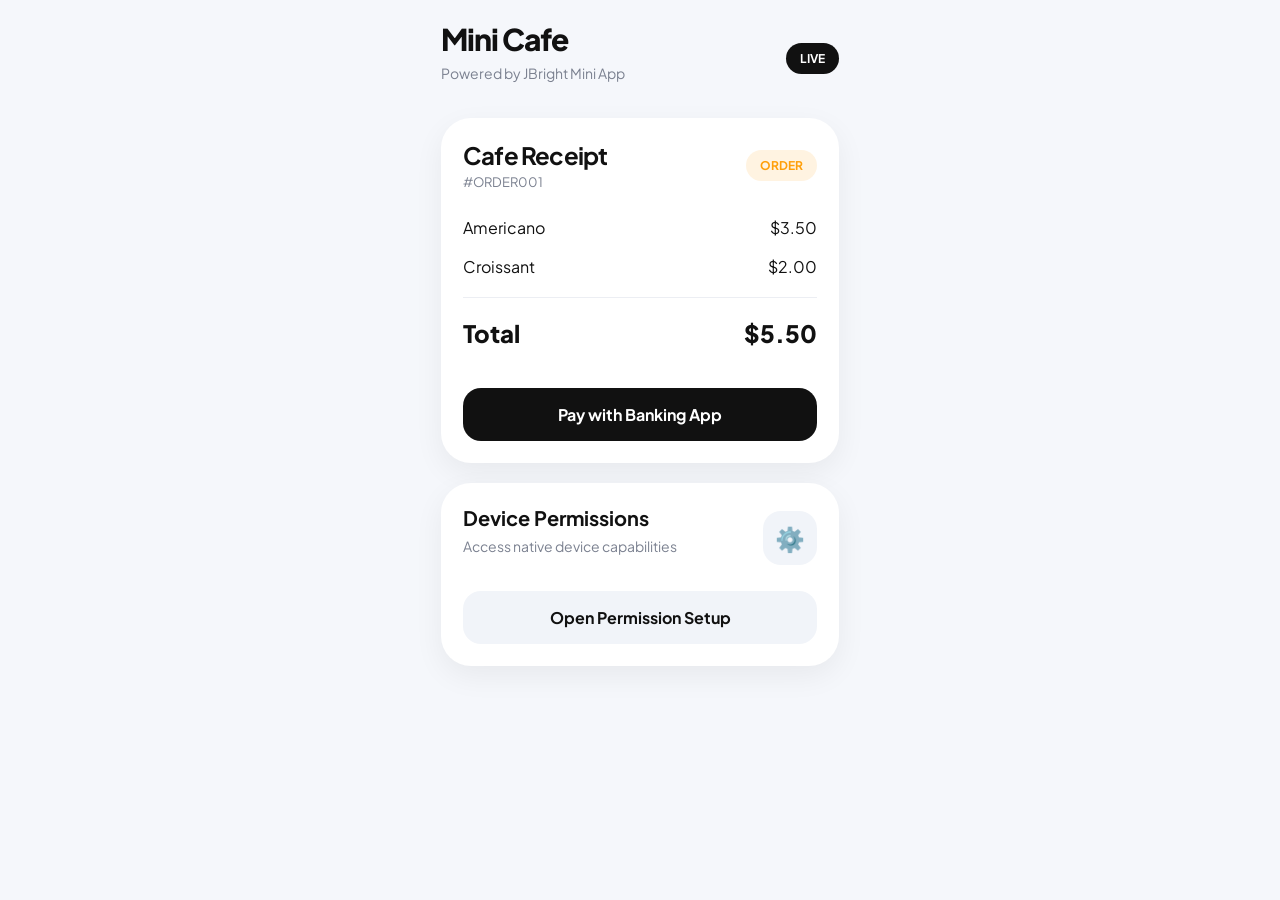
<file: index.html>
<!DOCTYPE html>
<html lang="en">
<head>
    <meta charset="UTF-8">
    <meta name="viewport" content="width=device-width, initial-scale=1.0">
    <title>Mini App Cafe</title>

    <link rel="stylesheet" href="css/style.css">
</head>
<body>

<div class="container">

    <!-- App Header -->
    <div class="app-header">

        <div>
            <h1>Mini Cafe</h1>
            <p>Powered by JBright Mini App</p>
        </div>

        <div class="app-badge">
            LIVE
        </div>

    </div>


    <!-- Receipt Card -->
    <div class="receipt-card">

        <div class="receipt-top">

            <div>
                <h2>Cafe Receipt</h2>
                <span>#ORDER001</span>
            </div>

            <div class="receipt-status">
                ORDER
            </div>

        </div>


        <div class="item">
            <span>Americano</span>
            <span>$3.50</span>
        </div>

        <div class="item">
            <span>Croissant</span>
            <span>$2.00</span>
        </div>

        <div class="divider"></div>


        <div class="item total">
            <span>Total</span>
            <span>$5.50</span>
        </div>


        <button
            class="pay-btn"
            onclick="payNow()">

            Pay with Banking App

        </button>

    </div>


    <!-- Permission Card -->
    <div class="permission-section">

        <div class="permission-top">

            <div>
                <h3>Device Permissions</h3>
                <p>
                    Access native device capabilities
                </p>
            </div>

            <div class="permission-icon">
                ⚙️
            </div>

        </div>

        <button
            class="secondary-btn"
            onclick="openPermissionPage()">

            Open Permission Setup

        </button>

    </div>

</div>



<!-- Loading -->
<div id="loading" class="loading-overlay">

    <div class="loading-card">

        <div class="loader"></div>

        <h2>Processing Payment</h2>

        <p>
            Waiting for banking confirmation...
        </p>

    </div>

</div>


<script src="js/jbright.js"></script>
<script src="js/app.js"></script>

</body>
</html>
</file>
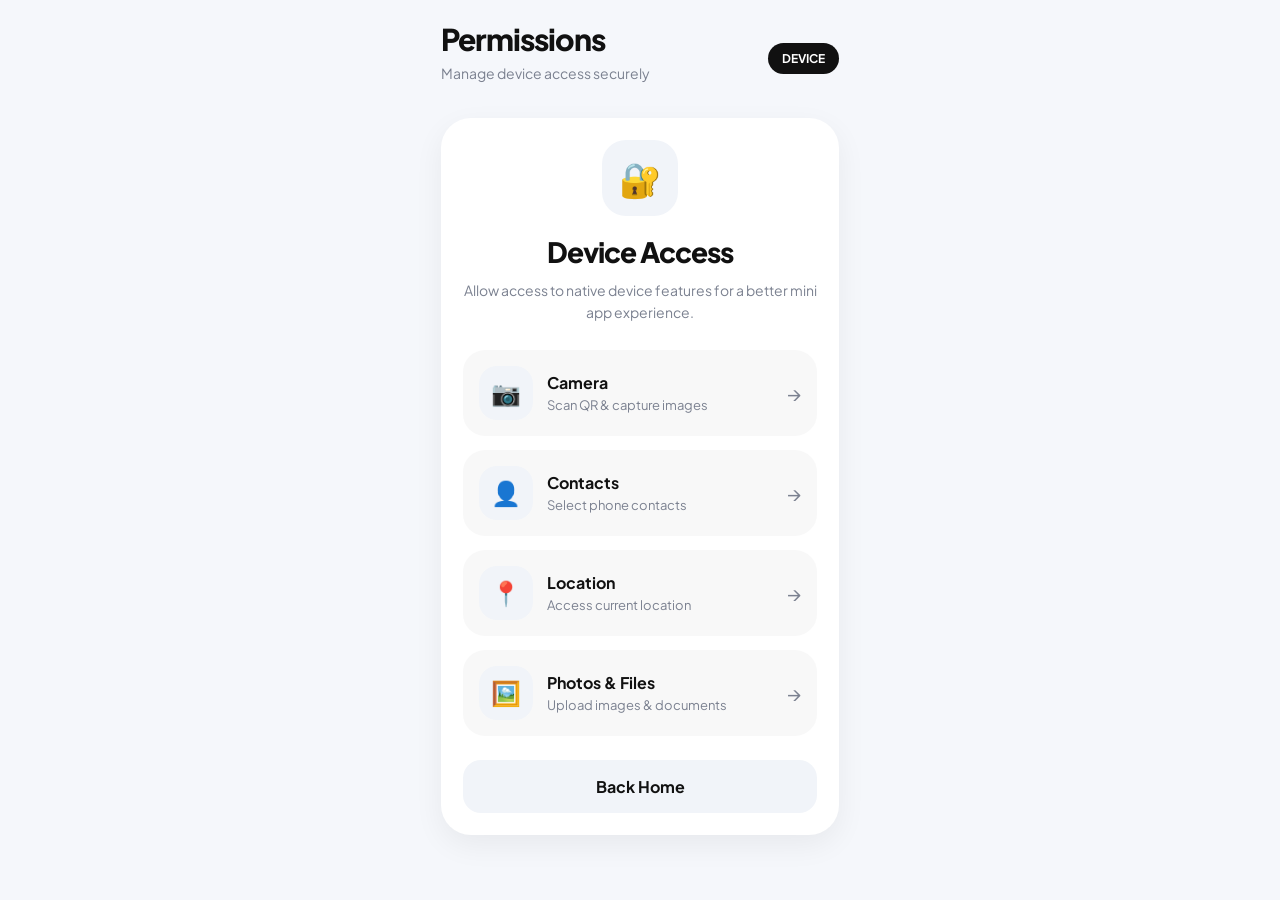
<file: permission.html>
<!DOCTYPE html>
<html lang="en">
<head>
    <meta charset="UTF-8">
    <meta name="viewport" content="width=device-width, initial-scale=1.0">
    <title>Device Permissions</title>

    <link rel="stylesheet" href="css/style.css">
</head>
<body>

<div class="container">


    <!-- Header -->

    <div class="app-header">

        <div>

            <h1>
                Permissions
            </h1>

            <p>
                Manage device access securely
            </p>

        </div>

        <div class="app-badge">
            DEVICE
        </div>

    </div>



    <!-- Permission Card -->

    <div class="permission-card">


        <!-- Top -->

        <div class="permission-hero">

            <div class="permission-hero-icon">
                🔐
            </div>

            <h2>
                Device Access
            </h2>

            <p>
                Allow access to native device features
                for a better mini app experience.
            </p>

        </div>



        <!-- Permission Items -->

        <div class="permission-list">


            <!-- Camera -->

            <div
                class="permission-item"
                onclick="requestCamera()">

                <div class="permission-left">

                    <div class="permission-circle">
                        📷
                    </div>

                    <div>

                        <h3>
                            Camera
                        </h3>

                        <span>
                            Scan QR & capture images
                        </span>

                    </div>

                </div>

                <div class="permission-arrow">
                    →
                </div>

            </div>



            <!-- Contacts -->

            <div
                class="permission-item"
                onclick="requestContacts()">

                <div class="permission-left">

                    <div class="permission-circle">
                        👤
                    </div>

                    <div>

                        <h3>
                            Contacts
                        </h3>

                        <span>
                            Select phone contacts
                        </span>

                    </div>

                </div>

                <div class="permission-arrow">
                    →
                </div>

            </div>



            <!-- Location -->

            <div
                class="permission-item"
                onclick="requestLocation()">

                <div class="permission-left">

                    <div class="permission-circle">
                        📍
                    </div>

                    <div>

                        <h3>
                            Location
                        </h3>

                        <span>
                            Access current location
                        </span>

                    </div>

                </div>

                <div class="permission-arrow">
                    →
                </div>

            </div>



            <!-- Photos -->

            <div
                class="permission-item"
                onclick="requestPhotos()">

                <div class="permission-left">

                    <div class="permission-circle">
                        🖼️
                    </div>

                    <div>

                        <h3>
                            Photos & Files
                        </h3>

                        <span>
                            Upload images & documents
                        </span>

                    </div>

                </div>

                <div class="permission-arrow">
                    →
                </div>

            </div>

        </div>



        <!-- Footer Button -->

        <div class="action-group">

            <button
                class="secondary-btn"
                onclick="goHome()">

                Back Home

            </button>

        </div>

    </div>

</div>


<script src="js/jbright.js"></script>
<script src="js/app.js"></script>

</body>
</html>
</file>
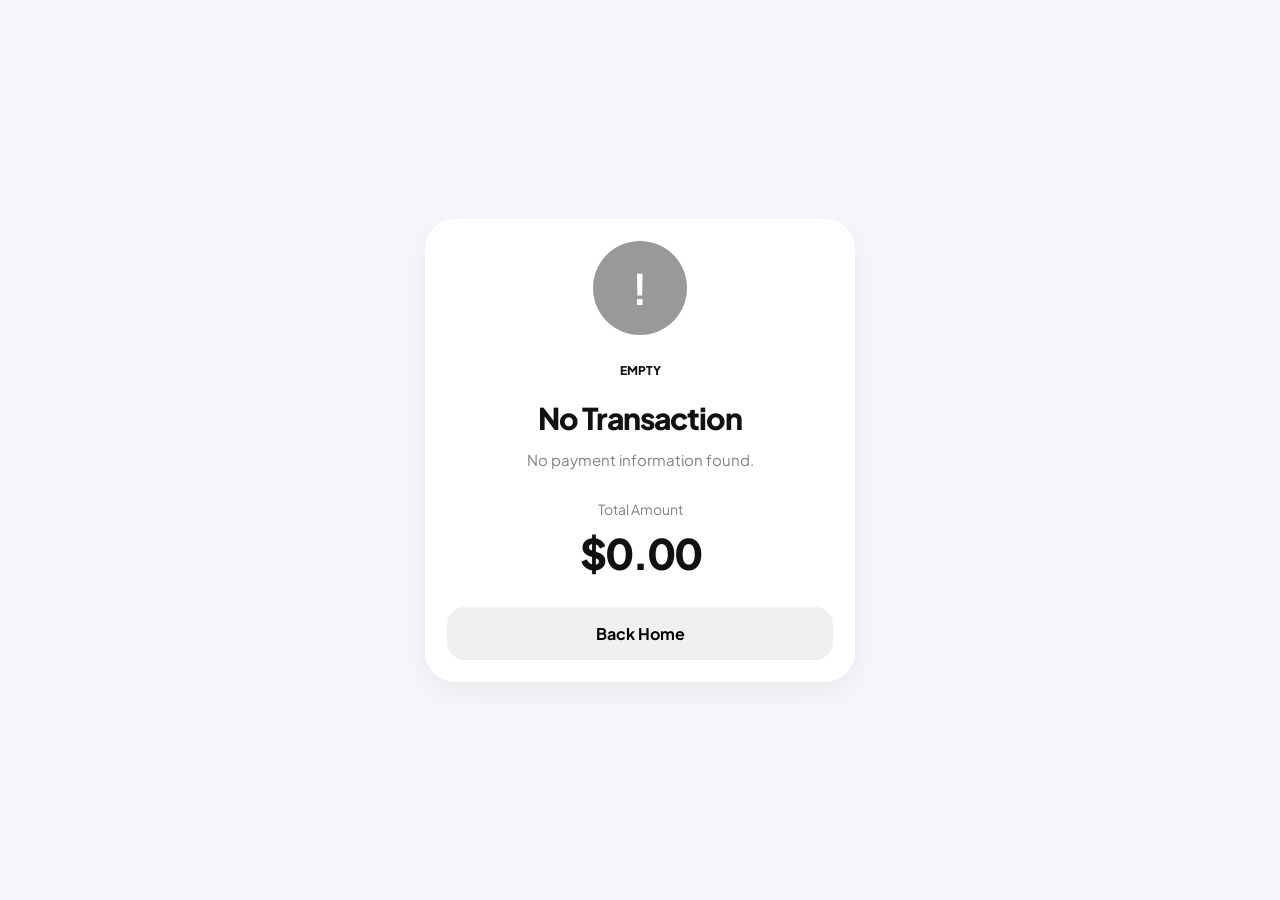
<file: success.html>
<!DOCTYPE html>
<html lang="en">
<head>
    <meta charset="UTF-8">
    <meta name="viewport" content="width=device-width, initial-scale=1.0">
    <title>Transaction Result</title>

    <link rel="stylesheet" href="css/style.css">
</head>
<body>

<div class="success-container">

    <div class="success-card">


        <!-- Status Icon -->

        <div
            id="statusIcon"
            class="status-icon">

            ✓

        </div>



        <!-- Status Badge -->

        <div
            id="statusBadge"
            class="status-badge">

            PAYMENT SUCCESS

        </div>



        <!-- Title -->

        <h1
            id="statusTitle">

            Payment Successful

        </h1>



        <!-- Message -->

        <p
            id="statusMessage">

            Your payment has been completed successfully.

        </p>



        <!-- Amount -->

        <div class="amount-section">

            <div class="amount-label">

                Total Amount

            </div>

            <div
                id="transactionAmount"
                class="amount-value">

                $0.00

            </div>

        </div>



        <!-- Receipt -->

        <div
            id="transactionBox"
            class="transaction-box">


            <div class="receipt-line">

                <span>
                    Merchant
                </span>

                <span>
                    Mini Cafe
                </span>

            </div>


            <div class="receipt-line">

                <span>
                    Transaction ID
                </span>

                <span
                    id="transactionId">

                    -

                </span>

            </div>


            <div class="receipt-line">

                <span>
                    Payment Method
                </span>

                <span>
                    Mobile Banking
                </span>

            </div>


            <div class="receipt-line">

                <span>
                    Status
                </span>

                <span
                    id="transactionStatus"
                    class="status-text">

                    SUCCESS

                </span>

            </div>


            <div class="receipt-line">

                <span>
                    Date & Time
                </span>

                <span
                    id="transactionDate">

                    -

                </span>

            </div>

        </div>



        <!-- Pending Note -->

        <div
            id="pendingNote"
            class="pending-note">

            Your payment is currently being processed.
            Please wait for bank confirmation.

        </div>



        <!-- Actions -->

        <div class="action-group">

            <button onclick="goHome()">

                Back Home

            </button>

        </div>

    </div>

</div>



<script>

const paymentResult =
    JSON.parse(
        localStorage.getItem(
            "paymentResult"
        )
    );

const statusTitle =
    document.getElementById(
        "statusTitle"
    );

const statusMessage =
    document.getElementById(
        "statusMessage"
    );

const statusIcon =
    document.getElementById(
        "statusIcon"
    );

const statusBadge =
    document.getElementById(
        "statusBadge"
    );

const transactionId =
    document.getElementById(
        "transactionId"
    );

const transactionAmount =
    document.getElementById(
        "transactionAmount"
    );

const transactionStatus =
    document.getElementById(
        "transactionStatus"
    );

const transactionDate =
    document.getElementById(
        "transactionDate"
    );

const transactionBox =
    document.getElementById(
        "transactionBox"
    );

const pendingNote =
    document.getElementById(
        "pendingNote"
    );



if (paymentResult) {


    transactionDate.innerHTML =
        new Date().toLocaleString();



    // SUCCESS
    if (
        paymentResult.status === "success"
    ) {

        statusTitle.innerHTML =
            "Payment Successful";

        statusMessage.innerHTML =
            paymentResult.message ||
            "Your payment has been completed successfully.";

        statusBadge.innerHTML =
            "SUCCESS";

        statusIcon.innerHTML =
            "✓";

        statusIcon.style.background =
            "#00c853";

        statusBadge.style.background =
            "#e8fff0";

        statusBadge.style.color =
            "#00a63e";

        transactionId.innerHTML =
            paymentResult.transactionId ||
            "-";

        transactionAmount.innerHTML =
            paymentResult.amount +
            " " +
            paymentResult.currency;

        transactionStatus.innerHTML =
            "SUCCESS";

        transactionStatus.style.color =
            "#00a63e";

        pendingNote.style.display =
            "none";

    }



    // PENDING
    else if (
        paymentResult.status === "pending"
    ) {

        statusTitle.innerHTML =
            "Transaction Pending";

        statusMessage.innerHTML =
            paymentResult.message ||
            "Waiting for bank confirmation.";

        statusBadge.innerHTML =
            "PENDING";

        statusIcon.innerHTML =
            "⏳";

        transactionId.innerHTML =
            paymentResult.transactionId ||
            "-";

        transactionAmount.innerHTML =
            paymentResult.amount +
            " " +
            paymentResult.currency;

        statusIcon.style.background =
            "#ff9800";

        statusBadge.style.background =
            "#fff5e8";

        statusBadge.style.color =
            "#ff9800";

        transactionBox.style.display =
            "none";

        pendingNote.style.display =
            "block";

    }



    // FAILED
    else {

        statusTitle.innerHTML =
            "Payment Failed";

        statusMessage.innerHTML =
            paymentResult.message ||
            "Unable to complete payment.";

        statusBadge.innerHTML =
            "FAILED";

        statusIcon.innerHTML =
            "✕";

        statusIcon.style.background =
            "#ff3b30";

        statusBadge.style.background =
            "#ffecec";

        statusBadge.style.color =
            "#ff3b30";

        transactionBox.style.display =
            "none";

        pendingNote.style.display =
            "none";

    }

}



// EMPTY STATE
else {

    statusTitle.innerHTML =
        "No Transaction";

    statusMessage.innerHTML =
        "No payment information found.";

    statusBadge.innerHTML =
        "EMPTY";

    statusIcon.innerHTML =
        "!";

    statusIcon.style.background =
        "#999";

    transactionAmount.innerHTML =
        "$0.00";

    transactionDate.innerHTML =
        "-";

    transactionBox.style.display =
        "none";

    pendingNote.style.display =
        "none";

}



function goHome() {
    localStorage.removeItem('paymentResult');
    window.location.href =
        'https://visalkh2025.github.io/MiniApp-Web/';

}

</script>

</body>
</html>
</file>
<file: css/style.css>
/* =========================================================
   MINI APP - CAFE STYLE UI
   ========================================================= */

   @import url('https://fonts.googleapis.com/css2?family=Plus+Jakarta+Sans:wght@400;500;600;700;800&display=swap');


   * {
       box-sizing: border-box;
       -webkit-tap-highlight-color: transparent;
   }
   
   
   :root {
   
       --bg-color: #f5f7fb;
       --card-color: #ffffff;
   
       --text-color: #111111;
       --sub-text: #7b8190;
   
       --border-color: #eceef3;
   
       --primary-color: #111111;
       --primary-text: #ffffff;
   
       --secondary-bg: #f1f4f9;
       --secondary-text: #111111;
   
       --success-color: #16c47f;
       --warning-color: #ff9f0a;
       --error-color: #ff453a;
   
       --shadow:
           0 10px 30px rgba(0,0,0,0.06);
   
   }
   
   
   
   /* =========================================================
      DARK MODE
      ========================================================= */
   
   @media (prefers-color-scheme: dark) {
   
       :root {
   
           --bg-color: #0f1115;
           --card-color: #171a21;
   
           --text-color: #ffffff;
           --sub-text: #9ca3af;
   
           --border-color: #262b35;
   
           --primary-color: #ffffff;
           --primary-text: #000000;
   
           --secondary-bg: #242935;
           --secondary-text: #ffffff;
   
           --shadow:
               0 10px 30px rgba(0,0,0,0.35);
   
       }
   
   }
   
   
   
   /* =========================================================
      BASE
      ========================================================= */
   
   html,
   body {
   
       margin: 0;
       padding: 0;
   
       min-height: 100%;
   
       background: var(--bg-color);
       color: var(--text-color);
   
       font-family:
           "Plus Jakarta Sans",
           -apple-system,
           BlinkMacSystemFont,
           sans-serif;
   
       text-rendering: optimizeLegibility;
       -webkit-font-smoothing: antialiased;
   
   }
   
   
   body {
   
       padding-top: env(safe-area-inset-top);
       padding-bottom: env(safe-area-inset-bottom);
   
   }
   
   
   
   /* =========================================================
      LAYOUT
      ========================================================= */
   
   .container {
   
       width: 100%;
       max-width: 430px;
   
       margin: auto;
   
       padding:
           20px
           16px
           32px;
   
   }
   
   
   
   /* =========================================================
      HEADER
      ========================================================= */
   
   .app-header {
   
       display: flex;
   
       justify-content: space-between;
       align-items: center;
   
       margin-bottom: 22px;
   
   }
   
   .app-header h1 {
   
       margin: 0;
   
       font-size: 30px;
       font-weight: 800;
   
       letter-spacing: -1px;
   
   }
   
   .app-header p {
   
       margin-top: 6px;
   
       color: var(--sub-text);
   
       font-size: 14px;
   
   }
   
   .app-badge {
   
       background: var(--primary-color);
       color: var(--primary-text);
   
       padding:
           8px
           14px;
   
       border-radius: 999px;
   
       font-size: 12px;
       font-weight: 700;
   
   }
   
   
   
   /* =========================================================
      CARD
      ========================================================= */
   
   .receipt-card,
   .permission-section,
   .permission-card,
   .success-card {
   
       background: var(--card-color);
   
       border-radius: 30px;
   
       padding: 22px;
   
       box-shadow: var(--shadow);
   
   }
   
   
   
   /* =========================================================
      RECEIPT
      ========================================================= */
   
   .receipt-top {
   
       display: flex;
   
       justify-content: space-between;
       align-items: center;
   
       margin-bottom: 26px;
   
   }
   
   .receipt-top h2 {
   
       margin: 0;
   
       font-size: 24px;
       font-weight: 700;
   
       letter-spacing: -0.8px;
   
   }
   
   .receipt-top span {
   
       color: var(--sub-text);
   
       font-size: 13px;
   
   }
   
   .receipt-status {
   
       background:
           rgba(255,159,10,0.12);
   
       color: var(--warning-color);
   
       padding:
           8px
           14px;
   
       border-radius: 999px;
   
       font-size: 12px;
       font-weight: 700;
   
   }
   
   
   
   /* =========================================================
      ITEM
      ========================================================= */
   
   .item {
   
       display: flex;
   
       justify-content: space-between;
       align-items: center;
   
       margin: 18px 0;
   
       font-size: 16px;
   
   }
   
   .total {
   
       font-size: 24px;
       font-weight: 800;
   
   }
   
   .divider {
   
       height: 1px;
   
       background: var(--border-color);
   
       margin: 20px 0;
   
   }
   
   
   
   /* =========================================================
      BUTTON
      ========================================================= */
   
   button {
   
       width: 100%;
   
       border: none;
   
       border-radius: 18px;
   
       padding: 16px;
   
       font-size: 16px;
       font-weight: 700;
   
       cursor: pointer;
   
       transition: 0.2s;
   
       font-family:
           "Plus Jakarta Sans",
           sans-serif;
   
   }
   
   button:active {
   
       transform: scale(0.98);
   
   }
   
   .pay-btn {
   
       margin-top: 22px;
   
       background: var(--primary-color);
       color: var(--primary-text);
   
   }
   
   .secondary-btn {
   
       background: var(--secondary-bg);
       color: var(--secondary-text);
   
   }
   
   
   
   /* =========================================================
      PERMISSION
      ========================================================= */
   
   .permission-section {
   
       margin-top: 20px;
   
   }
   
   .permission-top {
   
       display: flex;
   
       justify-content: space-between;
       align-items: center;
   
       margin-bottom: 20px;
   
   }
   
   .permission-top h3 {
   
       margin: 0;
   
       font-size: 20px;
   
   }
   
   .permission-top p {
   
       margin-top: 6px;
   
       color: var(--sub-text);
   
       font-size: 14px;
       line-height: 1.5;
   
   }
   
   .permission-icon {
   
       width: 54px;
       height: 54px;
   
       background: var(--secondary-bg);
   
       border-radius: 18px;
   
       display: flex;
   
       justify-content: center;
       align-items: center;
   
       font-size: 24px;
   
   }
   
   
   
   /* =========================================================
      SUCCESS SCREEN
      ========================================================= */
   
   .success-container {
   
       min-height: 100vh;
   
       display: flex;
   
       justify-content: center;
       align-items: center;
   
       padding: 20px 16px;
   
   }
   
   .success-card {
   
       width: 100%;
       max-width: 430px;
   
       text-align: center;
   
   }
   
   
   
   /* =========================================================
      STATUS ICON
      ========================================================= */
   
   .status-icon {
   
       width: 94px;
       height: 94px;
   
       border-radius: 50%;
   
       background: var(--success-color);
   
       color: #ffffff;
   
       display: flex;
   
       justify-content: center;
       align-items: center;
   
       margin:
           auto
           auto
           20px;
   
       font-size: 42px;
       font-weight: bold;
   
   }
   
   
   
   /* =========================================================
      STATUS BADGE
      ========================================================= */
   
   .status-badge {
   
       display: inline-flex;
   
       justify-content: center;
       align-items: center;
   
       padding:
           8px
           16px;
   
       border-radius: 999px;
   
       font-size: 12px;
       font-weight: 800;
   
       margin-bottom: 14px;
   
   }
   
   
   
   /* =========================================================
      SUCCESS TEXT
      ========================================================= */
   
   .success-card h1 {
   
       margin: 0;
   
       font-size: 30px;
       font-weight: 800;
   
       line-height: 1.2;
   
       letter-spacing: -1px;
   
   }
   
   .success-card p {
   
       margin-top: 12px;
   
       color: var(--sub-text);
   
       font-size: 15px;
   
       line-height: 1.6;
   
   }
   
   
   
   /* =========================================================
      AMOUNT
      ========================================================= */
   
   .amount-section {
   
       margin-top: 28px;
       margin-bottom: 28px;
   
       text-align: center;
   
   }
   
   .amount-label {
   
       color: var(--sub-text);
   
       font-size: 14px;
   
   }
   
   .amount-value {
   
       margin-top: 8px;
   
       font-size: 42px;
       font-weight: 800;
   
       letter-spacing: -2px;
   
   }
   
   
   
   /* =========================================================
      TRANSACTION BOX
      ========================================================= */
   
   .transaction-box {
   
       margin-top: 20px;
   
       background:
           rgba(127,127,127,0.06);
   
       border-radius: 22px;
   
       padding: 18px;
   
       text-align: left;
   
   }
   
   .receipt-line {
   
       display: flex;
   
       justify-content: space-between;
       align-items: flex-start;
   
       gap: 12px;
   
       padding: 14px 0;
   
       border-bottom:
           1px solid var(--border-color);
   
       font-size: 15px;
   
   }
   
   .receipt-line:last-child {
   
       border-bottom: none;
       padding-bottom: 0;
   
   }
   
   .receipt-line span:last-child {
   
       text-align: right;
   
       word-break: break-word;
   
   }
   
   
   
   /* =========================================================
      STATUS TEXT
      ========================================================= */
   
   .status-text {
   
       font-weight: 700;
   
   }
   
   
   
   /* =========================================================
      PENDING NOTE
      ========================================================= */
   
   .pending-note {
   
       margin-top: 20px;
   
       padding: 16px;
   
       border-radius: 18px;
   
       background:
           rgba(255,159,10,0.12);
   
       color: var(--warning-color);
   
       font-size: 14px;
   
       line-height: 1.5;
   
   }
   
   
   
   /* =========================================================
      ACTION
      ========================================================= */
   
   .action-group {
   
       margin-top: 24px;
   
   }
   
   
   
   /* =========================================================
      LOADING
      ========================================================= */
   
   .loading-overlay {
   
       position: fixed;
   
       inset: 0;
   
       background:
           rgba(0,0,0,0.45);
   
       display: none;
   
       justify-content: center;
       align-items: center;
   
       z-index: 999;
   
       padding: 20px;
   
       backdrop-filter: blur(4px);
   
   }
   
   .loading-card {
   
       width: 100%;
       max-width: 320px;
   
       background: var(--card-color);
   
       border-radius: 28px;
   
       padding:
           32px
           24px;
   
       text-align: center;
   
   }
   
   .loading-card h2 {
   
       margin-top: 18px;
       margin-bottom: 10px;
   
   }
   
   .loading-card p {
   
       color: var(--sub-text);
   
       font-size: 14px;
   
       line-height: 1.5;
   
   }
   
   
   
   /* =========================================================
      LOADER
      ========================================================= */
   
   .loader {
   
       width: 54px;
       height: 54px;
   
       border:
           5px solid rgba(127,127,127,0.15);
   
       border-top:
           5px solid var(--text-color);
   
       border-radius: 50%;
   
       animation:
           spin 1s linear infinite;
   
       margin: auto;
   
   }
   
   @keyframes spin {
   
       0% {
           transform: rotate(0deg);
       }
   
       100% {
           transform: rotate(360deg);
       }
   
   }
   
   
   
   /* =========================================================
      MOBILE
      ========================================================= */
   
   @media (max-width: 390px) {
   
       .container {
   
           padding: 14px;
   
       }
   
       .receipt-card,
       .permission-section,
       .permission-card,
       .success-card {
   
           padding: 18px;
   
           border-radius: 24px;
   
       }
   
       .app-header h1,
       .success-card h1 {
   
           font-size: 24px;
   
       }
   
       .receipt-top h2 {
   
           font-size: 20px;
   
       }
   
       .amount-value {
   
           font-size: 34px;
   
       }
   
       button {
   
           font-size: 15px;
   
       }
   
   }

   /* =========================================================
   PERMISSION PAGE
   ========================================================= */

.permission-card {

    background: var(--card-color);

    border-radius: 30px;

    padding: 22px;

    box-shadow: var(--shadow);

}


.permission-hero {

    text-align: center;

    margin-bottom: 26px;

}

.permission-hero-icon {

    width: 76px;
    height: 76px;

    margin: auto auto 18px;

    border-radius: 24px;

    background: var(--secondary-bg);

    display: flex;

    justify-content: center;
    align-items: center;

    font-size: 34px;

}

.permission-hero h2 {

    margin: 0;

    font-size: 28px;
    font-weight: 800;

    letter-spacing: -1px;

}

.permission-hero p {

    margin-top: 10px;

    color: var(--sub-text);

    font-size: 14px;

    line-height: 1.6;

}



/* Permission List */

.permission-list {

    display: flex;

    flex-direction: column;

    gap: 14px;

}



/* Permission Item */

.permission-item {

    display: flex;

    justify-content: space-between;
    align-items: center;

    padding: 16px;

    border-radius: 22px;

    background:
        rgba(127,127,127,0.05);

    cursor: pointer;

    transition: 0.2s;

}

.permission-item:active {

    transform: scale(0.98);

}

.permission-left {

    display: flex;

    align-items: center;

    gap: 14px;

}



/* Icon Circle */

.permission-circle {

    width: 54px;
    height: 54px;

    border-radius: 18px;

    background: var(--secondary-bg);

    display: flex;

    justify-content: center;
    align-items: center;

    font-size: 24px;

}



/* Permission Text */

.permission-item h3 {

    margin: 0;

    font-size: 16px;
    font-weight: 700;

}

.permission-item span {

    display: block;

    margin-top: 4px;

    color: var(--sub-text);

    font-size: 13px;

}



/* Arrow */

.permission-arrow {

    font-size: 20px;

    color: var(--sub-text);

}
</file>
